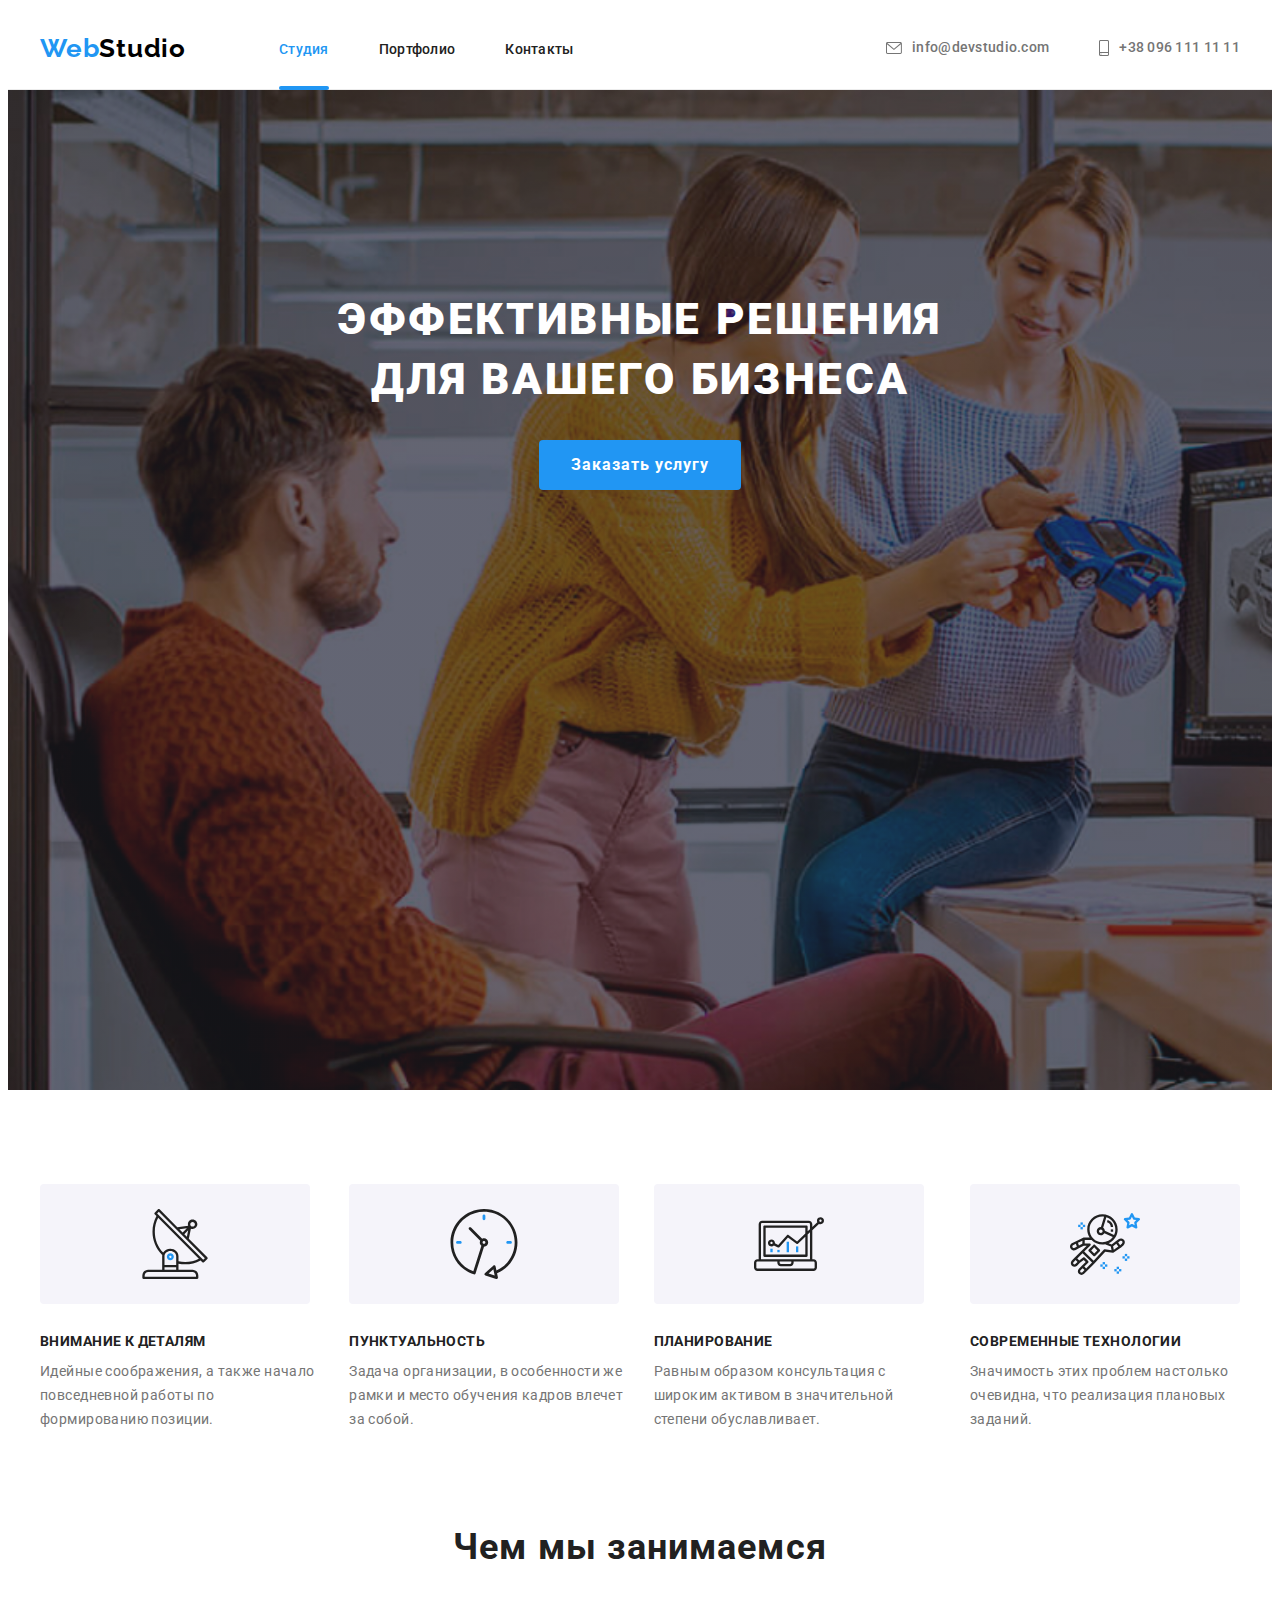
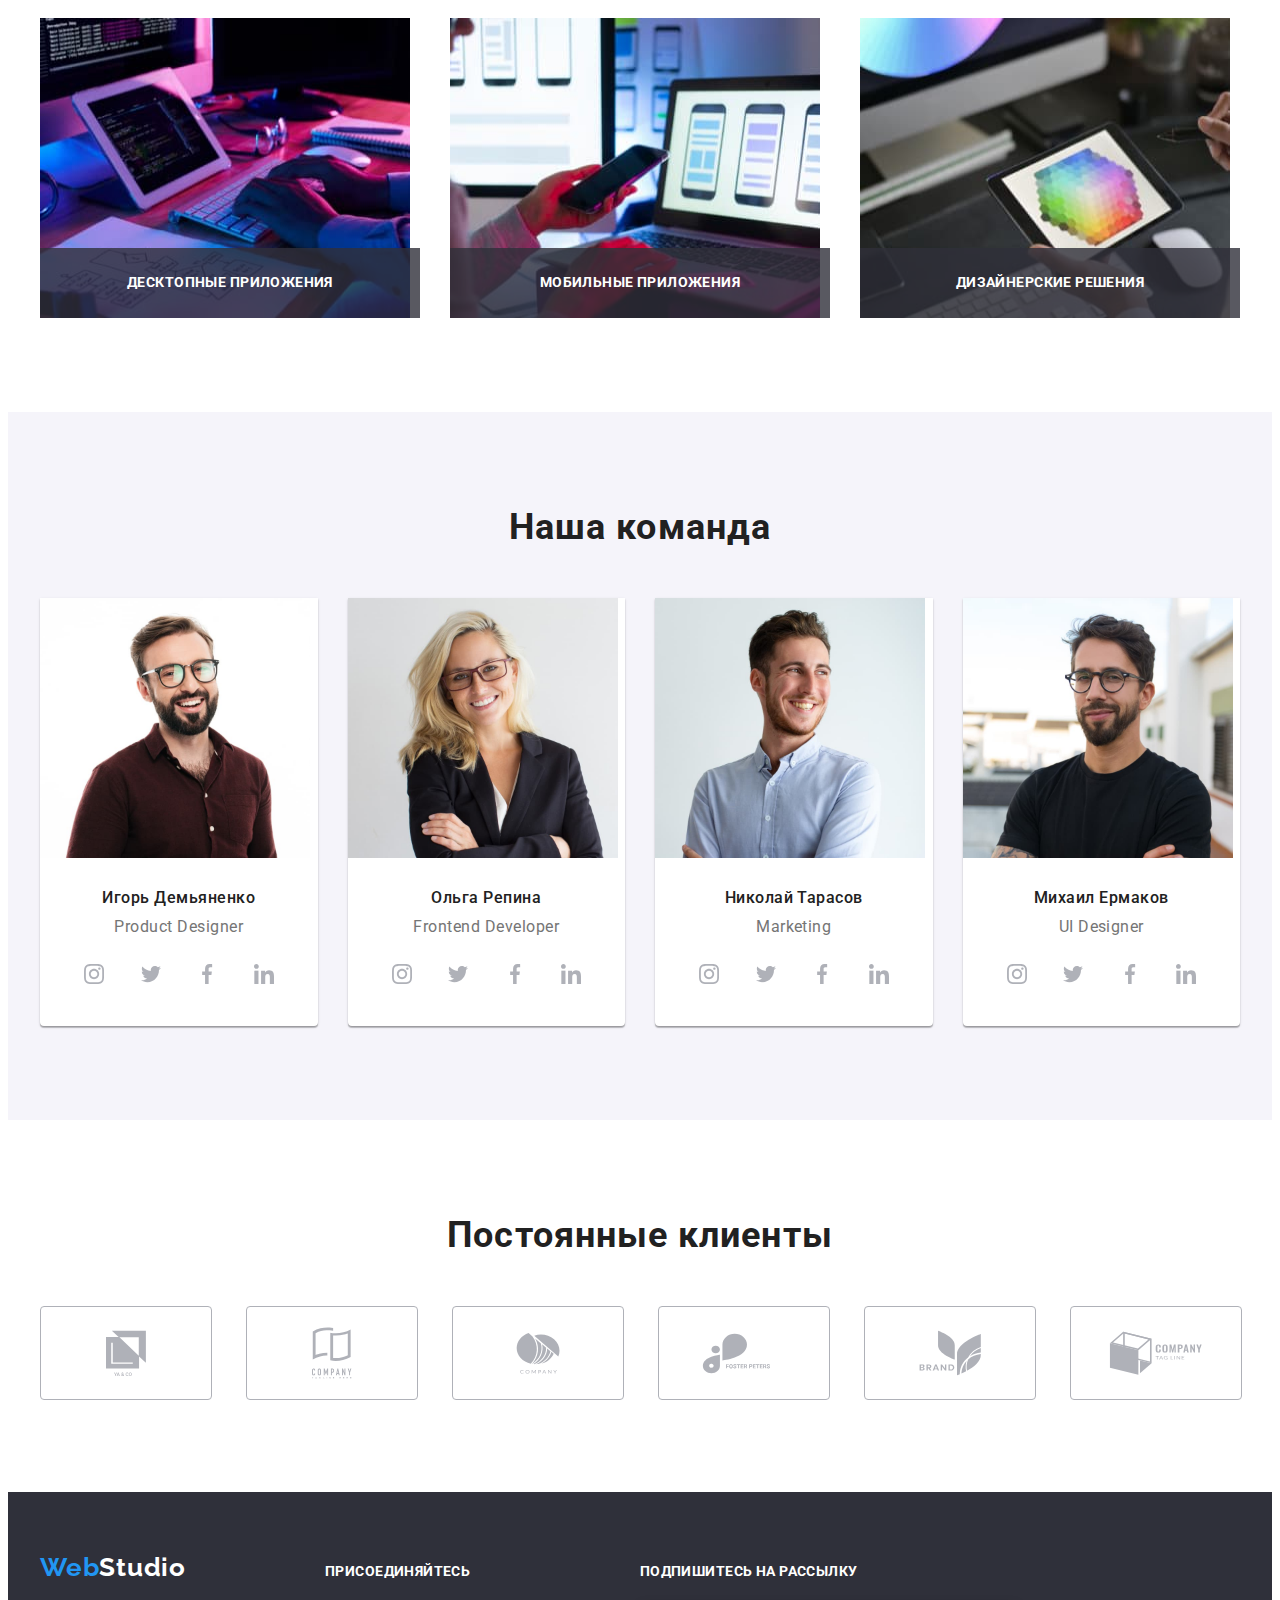
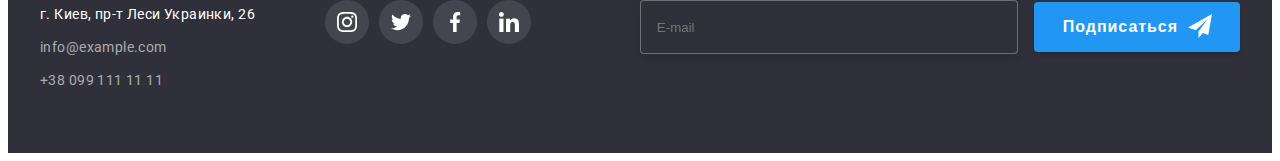
<file: index.html>
<!DOCTYPE html>
<html lang="ru">
<head>
    <meta charset="UTF-8">
    <meta http-equiv="X-UA-Compatible" content="IE=edge">
    <meta name="viewport" content="width=device-width, initial-scale=1.0">
    <title>WebStudio</title>
    <link rel="preconnect" href="https://fonts.gstatic.com">
    <link href="https://fonts.googleapis.com/css2?family=Raleway:wght@700&family=Roboto:wght@400;500;700;900&display=swap"
        rel="stylesheet">
    <link rel="stylesheet" href="https://cdnjs.cloudflare.com/ajax/libs/modern-normalize/1.1.0/modern-normalize.min.css"
        integrity="sha512-wpPYUAdjBVSE4KJnH1VR1HeZfpl1ub8YT/NKx4PuQ5NmX2tKuGu6U/JRp5y+Y8XG2tV+wKQpNHVUX03MfMFn9Q=="
        crossorigin="anonymous" referrerpolicy="no-referrer" />
    <link rel="stylesheet" href="https://cdnjs.cloudflare.com/ajax/libs/animate.css/4.1.1/animate.min.css" />
    <link rel="stylesheet" href="./css/styles.css">  

</head>
<body>
    <!-- HEADER-->
    <header class="header"> 
        <div class="container header-container">
            <a class="logo-link link" href="./index.html"> <span class="logo-accent">Web</span>Studio</a>
            <nav class="navigation">
                <ul class="menu list">

                    <li class="menu-item">
                        <div class="menu-current">
                            <a class="menu-item-link current link" href="./index.html">Студия</a>
                        </div>
                    </li>

                    <li class="menu-item">
                        <a class="menu-item-link link" href="./portfolio.html">Портфолио</a>
                    </li>
            
                    <li class="menu-item">
                        <a class="menu-item-link link" href="">Контакты</a>
                    </li>
                </ul>
            </nav>

            <ul class="menu-contakt list">
                <li class="contakt-item">
                    <a class="contakt-link link" href="mailto:info@devstudio.com">
                        <svg class="contact-icon" width="16" height="12">
                            <use href="./images/sprint/icons.svg#icon-mail"></use>                           
                        
                        </svg>
                        info@devstudio.com </a>
                </li>
            
                <li class="contakt-item">
                    <a class="contakt-link link" href="tel:+380961111111">
                        <svg class="contact-icon" width="10" height="16">
                            <use href="./images/sprint/icons.svg#icon-smartphone"></use>
                        </svg>
                        +38 096 111 11 11</a>
                </li>
            </ul>
        </div>
       
       
        
        
    </header>
    <main>
     <!--HERO-->
        <section class="hero">           
            <div>
                <h1 class="hero-title">Эффективные решения для вашего бизнеса</h1>
                <button class="modal-btn" type="button" data-modal-open> Заказать услугу</button>
            </div>            
        </section>
    <!--WORK-->
        <section class="work-section">
            
            <div class="container">
                <h2 class="visually-hidden">Преимущества</h2>
                <ul class="list work-list">
                    <li class="work-section-item">
                        <div class="work-section-box"> 
                            <svg class="work-section-icon" width="70" height="70">
                                <use href="./images/sprint/icons.svg#icon-antenna"></use>
                            </svg>
                        </div>
                            <h3 class="work-section-title secondary-title">Внимание к деталям</h3>
                            <p class="description">Идейные соображения, а также начало повседневной работы по формированию позиции.</p>
                        
                    </li>
                
                    <li class="work-section-item">
                        <div class="work-section-box"> 
                            <svg class="work-section-icon" width="70" height="70">
                                <use href="./images/sprint/icons.svg#icon-clock"></use>
                            </svg>
                        </div>
                            <h3 class="work-section-title secondary-title">Пунктуальность</h3>
                            <p class="description">Задача организации, в особенности же рамки и место обучения кадров влечет за собой.</p>
                        
                    </li>
                
                    <li class="work-section-item">
                        <div class="work-section-box"> 
                            <svg class="work-section-icon" width="70" height="70">
                                <use href="./images/sprint/icons.svg#icon-diagram"></use>
                            </svg>
                        </div>
                    
                            <h3 class="work-section-title secondary-title">Планирование</h3>
                            <p class="description">Равным образом консультация с широким активом в значительной степени обуславливает.</p>
                        
                    </li>
                
                    <li class="work-section-item">
                        <div class="work-section-box"> 
                            <svg class="work-section-icon" width="70" height="70">
                                <use href="./images/sprint/icons.svg#icon-astronaut"></use>
                            </svg>
                        </div>
                            <h3 class="work-section-title secondary-title">Современные технологии</h3>
                            <p class="description">Значимость этих проблем настолько очевидна, что реализация плановых заданий.</p>
                        
                    </li>
                </ul>
            </div>
            
                       
                    
        </section>
    <!-- ABOUT-->
        <section class="about section">            
            <div class="container">
                <h2 class="section-title title">Чем мы занимаемся</h2>
                <ul class="list about-list">
                    <li class="about-list-item">
                        <div class="thumb">
                            <img src="./images/foto/box_1.jpg" alt="Написание кода" width="370" height="300">
                            <p class="about-information">Десктопные приложения</p>
                        </div>
                    </li>
                    <li class="about-list-item">
                        <div class="thumb">
                            <img src="./images/foto/box_2.jpg" alt="Тестирование сайта" width="370" height="300">
                            <p class="about-information">Мобильные приложения</p>
                        </div>
                    </li>
                    <li class="about-list-item">
                        <div class="thumb">
                            <img src="./images/foto/box_3.jpg" alt="Пользование сайтом" width="370" height="300">
                            <p class="about-information">Дизайнерские решения</p>
                        </div>
                    </li>
                </ul>
            </div>
            

        </section>
     <!-- TEAM    -->
        <section class="team section">           
            <div class="container">
                <h2 class="section-title title ">Наша команда</h2>
                <ul class="list team-list">

                    <li class=" team-list-item">
                        <img src="./images/team/igor.jpg" alt="Игорь Демьяненко" width="270" height="260">
                        <div class="team-box">
                            <h3 class="our-team-name secondary-title">Игорь Демьяненко</h3>
                            <p class="profession" lang="en">Product Designer</p>
                            <ul class="social-list list">
                                <li class="social-list-item">
                                     <a href="" class="social-list-link">
                                        <svg class="social-list-icon"  width="20" height="20">
                                            <use href="./images/sprint/icons.svg#icon-instagram"></use>
                                        </svg>
                                    </a>
                                </li>
                            

                                <li class="social-list-item">
                                     <a href="" class="social-list-link">
                                        <svg class="social-list-icon"  width="20" height="20">
                                            <use href="./images/sprint/icons.svg#icon-twitter">

                                            </use>
                                        </svg>
                                    </a>
                                </li>

                                <li class="social-list-item"> 
                                    <a href="" class="social-list-link">
                                        <svg class="social-list-icon"  width="20" height="20">
                                            <use href="./images/sprint/icons.svg#icon-facebook">

                                            </use>
                                        </svg>
                                    </a>
                                </li>

                                <li class="social-list-item"> 
                                    <a href="" class="social-list-link">
                                        <svg class="social-list-icon"  width="20" height="20">
                                            <use href="./images/sprint/icons.svg#icon-linkedin">

                                            </use>
                                        </svg>
                                  </a>
                                </li>
                            </ul>
                        </div>
                    </li>

                    <li class="team-list-item">
                        <img src="./images/team/olga.jpg" alt="Ольга Репина" width="270" height="260">
                        <div class="team-box">
                            <h3 class="our-team-name secondary-title">Ольга Репина</h3>
                            <p class="profession" lang="en">Frontend Developer</p>
                            <ul class="social-list list">
                                <li class="social-list-item">
                                    <a href="" class="social-list-link">
                                        <svg class="social-list-icon" width="20" height="20">
                                            <use href="./images/sprint/icons.svg#icon-instagram"></use>
                                        </svg>
                                    </a>
                                </li>
                            
                            
                                <li class="social-list-item">
                                    <a href="" class="social-list-link">
                                        <svg class="social-list-icon" width="20" height="20">
                                            <use href="./images/sprint/icons.svg#icon-twitter">
                            
                                            </use>
                                        </svg>
                                    </a>
                                </li>
                            
                                <li class="social-list-item">
                                    <a href="" class="social-list-link">
                                        <svg class="social-list-icon" width="20" height="20">
                                            <use href="./images/sprint/icons.svg#icon-facebook">
                            
                                            </use>
                                        </svg>
                                    </a>
                                </li>
                            
                                <li class="social-list-item">
                                    <a href="" class="social-list-link">
                                        <svg class="social-list-icon" width="20" height="20">
                                            <use href="./images/sprint/icons.svg#icon-linkedin">
                            
                                            </use>
                                        </svg>
                                    </a>
                                </li>
                            </ul>
                        </div>
                    </li>

                    <li class="team-list-item">
                        <img src="./images/team/nikolay.jpg" alt="Николай Тарасов" width="270" height="260">
                        <div class="team-box">
                            <h3 class="our-team-name secondary-title">Николай Тарасов</h3>
                            <p class="profession" lang="en">Marketing</p>
                            <ul class="social-list list">
                                <li class="social-list-item">
                                    <a href="" class="social-list-link">
                                        <svg class="social-list-icon" width="20" height="20">
                                            <use href="./images/sprint/icons.svg#icon-instagram"></use>
                                        </svg>
                                    </a>
                                </li>
                            
                            
                                <li class="social-list-item">
                                    <a href="" class="social-list-link">
                                        <svg class="social-list-icon" width="20" height="20">
                                            <use href="./images/sprint/icons.svg#icon-twitter">
                            
                                            </use>
                                        </svg>
                                    </a>
                                </li>
                            
                                <li class="social-list-item">
                                    <a href="" class="social-list-link">
                                        <svg class="social-list-icon" width="20" height="20">
                                            <use href="./images/sprint/icons.svg#icon-facebook">
                            
                                            </use>
                                        </svg>
                                    </a>
                                </li>
                            
                                <li class="social-list-item">
                                    <a href="" class="social-list-link">
                                        <svg class="social-list-icon" width="20" height="20">
                                            <use href="./images/sprint/icons.svg#icon-linkedin">
                            
                                            </use>
                                        </svg>
                                    </a>
                                </li>
                            </ul>
                        </div>
                    </li>

                    <li class="team-list-item">
                        <img src="./images/team/michail.jpg" alt="Михаил Ермаков" width="270" height="260">
                        <div class="team-box">
                            <h3 class="our-team-name secondary-title">Михаил Ермаков</h3>
                            <p class="profession" lang="en">UI Designer</p>
                            <ul class="social-list list">
                                <li class="social-list-item">
                                    <a href="" class="social-list-link">
                                        <svg class="social-list-icon" width="20" height="20">
                                            <use href="./images/sprint/icons.svg#icon-instagram"></use>
                                        </svg>
                                    </a>
                                </li>
                            
                            
                                <li class="social-list-item">
                                    <a href="" class="social-list-link">
                                        <svg class="social-list-icon" width="20" height="20">
                                            <use href="./images/sprint/icons.svg#icon-twitter">
                            
                                            </use>
                                        </svg>
                                    </a>
                                </li>
                            
                                <li class="social-list-item">
                                    <a href="" class="social-list-link">
                                        <svg class="social-list-icon" width="20" height="20">
                                            <use href="./images/sprint/icons.svg#icon-facebook">
                            
                                            </use>
                                        </svg>
                                    </a>
                                </li>
                            
                                <li class="social-list-item">
                                    <a href="" class="social-list-link">
                                        <svg class="social-list-icon" width="20" height="20">
                                            <use href="./images/sprint/icons.svg#icon-linkedin">
                            
                                            </use>
                                        </svg>
                                    </a>
                                </li>
                            </ul>
                        </div>
                    </li>

                </ul>

            </div>
            
        </section>
    <!-- Clients-->
        <section class="clients section">           
            <div class="container">
                <h2 class="section-title title">Постоянные клиенты</h2>
                <ul class="list cliens-list">
                    <li class="clients-list-item"> 
                        <a href="" class="clients-link">
                            <svg class="clients-list-icon" width="40" height="47">
                                <use href="./images/sprint/icons.svg#icon-logo_1"></use>
                            </svg>
                        </a>
                             
                           
                    </li>

                    <li class="clients-list-item"> 
                       <a href="" class="clients-link">
                            <svg class="clients-list-icon" width="40" height="52">
                                <use href="./images/sprint/icons.svg#icon-logo_2"></use>
                            </svg>
                       </a>
                    </li>

                    <li class="clients-list-item"> 
                        <a href="" class="clients-link">
                            <svg class="clients-list-icon" width="44" height="42">
                                <use href="./images/sprint/icons.svg#icon-logo_3"></use>
                            </svg>
                        </a>
                    </li>

                    <li class="clients-list-item"> 
                        <a href="" class="clients-link">
                            <svg class="clients-list-icon" width="85" height="41">
                                <use href="./images/sprint/icons.svg#icon-logo_4"></use>
                            </svg>
                        </a>
                    </li>

                    <li class="clients-list-item"> 
                        <a href="" class="clients-link">
                            <svg class="clients-list-icon" width="63" height="46">
                                <use href="./images/sprint/icons.svg#icon-logo_5"></use>
                            </svg>
                        </a>
                    </li>

                    <li class="clients-list-item"> 
                        <a href="" class="clients-link">
                            <svg class="clients-list-icon" width="94" height="44">
                                <use href="./images/sprint/icons.svg#icon-logo_6"></use>
                            </svg>
                        </a>
                    </li>
               
                    </ul>
 
                </div>
        
        
        </section>
    </main>

<!--CONTACT INFORMATION-->
    <footer class="footer">        
        <div class="container footer-container">
                <div class="logo-contakt">
                    <a class="footer-logo-link link" href="./index.html"> <span class="logo-accent">Web</span>Studio</a>
                   <address class="address">
                        <ul class="list">
                            <li class="footer-item">
                                <a class="footer-address link" href="https://goo.gl/maps/Tj9icxPrhK7F6WNFA" target="_blank"
                                    rel="noopener noreferrer">г. Киев, пр-т Леси Украинки, 26</a>
                            </li>
                            <li class="footer-item">
                                <a class="footer-mail link" href="mailto:info@example.com">info@example.com</a>
                            </li>
                            <li class="footer-item">
                                <a class="footer-tel link" href="tel:+380991111111">+38 099 111 11 11</a>
                            </li>
                        </ul>
                    </address>  
                </div>
            
                <div class="social-contakt">
                    <h3 class="footer-title ">присоединяйтесь</h3>
                    
                    <ul class="footer-list list">
                        <li class="footer-social-list-item">
                            <a href="" class="footer-social-list-link">
                                <svg class="social-list-icon" width="20" height="20">
                                    <use href="./images/sprint/icons.svg#icon-instagram"></use>
                                </svg>
                            </a>
                        </li>
                    
                    
                        <li class="footer-social-list-item">
                            <a href="" class="footer-social-list-link">
                                <svg class="social-list-icon" width="20" height="20">
                                    <use href="./images/sprint/icons.svg#icon-twitter">
                    
                                    </use>
                                </svg>
                            </a>
                        </li>
                    
                        <li class="footer-social-list-item">
                            <a href="" class="footer-social-list-link">
                                <svg class="social-list-icon" width="20" height="20">
                                    <use href="./images/sprint/icons.svg#icon-facebook">
                    
                                    </use>
                                </svg>
                            </a>
                        </li>
                    
                        <li class="footer-social-list-item">
                            <a href="" class="footer-social-list-link">
                                <svg class="social-list-icon" width="20" height="20">
                                    <use href="./images/sprint/icons.svg#icon-linkedin">
                    
                                    </use>
                                </svg>
                            </a>
                        </li>
                    </ul>
                </div>
                <div class="footer-form">
                    <h3 class="footer-title ">Подпишитесь на рассылку</h3>
                    <form action="#">
                        <label class="footer-form">
                            <span class="footer-form-wrapper">
                                <input type="email" class="footer-form-input" name="E-mail" placeholder="E-mail">
                                
                            </span>
                        </label>
                            <span class="footer-form-wrapper">
                                <button type="submit" class="footer-form-btn"> Подписаться</button>
                                <svg class="footer-icon" width="24" height="24">
                                    <use href="./images/sprint/icons.svg#icon-icon_send"></use>
                                </svg>
                            </span>                        
                    </form>
                </div>    
            

        </div>

        
    </footer>
    <!-- Modal -->
    <div class="backdrop is-hidden " data-modal>
        <div class="modal">
            <button  type="button" class="close-btn" data-modal-close> 
                <svg class="social-list-icon" width="18" height="18">
                    <use href="./images/sprint/icons.svg#icon-close-black"></use>
                </svg>
            </button>

            <form action="#" class="modal-form">
                <p class="modal-form-head">Оставьте свои данные, мы вам перезвоним</p>
                <label  class="modal-form-field">
                     Имя
                     <span class="modal-form-input-wrapper">
                         <input type="text" class="modal-form-input" name="user-name" minlength="2" 
                          pattern="[a-zA-Zа-яёА-ЯЁ]+" title="Имя должно содержать символы кириллицы или латиницы" required>
                         <svg class="modal-form-icon"  width="18" height="18">
                             <use href="./images/sprint/icons.svg#icon-person-black"></use>
                         </svg>
                     </span>
                </label>

                <label class="modal-form-field">
                    Телефон
                    <span class="modal-form-input-wrapper">
                        <input type="tel" class="modal-form-input" name="user-name" 
                        pattern="[0-9]{3}-[0-9]{3}-[0-9]{2}-[0-9]{2}" title="096-000-00-00" required>
                        <svg class="modal-form-icon"  width="18" height="18">
                            <use href="./images/sprint/icons.svg#icon-phone-black"></use>
                        </svg>
                    </span>                    
                </label>

                <label class="modal-form-field">
                    Почта
                    <span class="modal-form-input-wrapper">
                        <input type="email" class="modal-form-input" name="user-name" required>
                        <svg class="modal-form-icon"  width="18" height="18">
                            <use href="./images/sprint/icons.svg#icon-email-black" ></use>
                        </svg>
                    </span>
                </label>

                <label class="modal-form-field form-message">
                    Комментарий
                    <textarea name="user-message" class="modal-form-message" placeholder="Ваше сообщение"></textarea>
                </label>

                
                <input type="checkbox" class="modal-form-checkbox visually-hidden" name="checkbox" id="accept-policy" >
                <label for="accept-policy" class="modal-form-checkbox-label">Соглашаюсь с рассылкой и принимаю&nbsp;<a href="#"
                        class="modal-form-label-link">Условия договора</a></label>

                <button type="submit" class="modal-form-btn">Отправить</button>

            </form>

        </div>
    </div>
    <script src="./js/modal.js"></script>
</body>
</html>
</file>
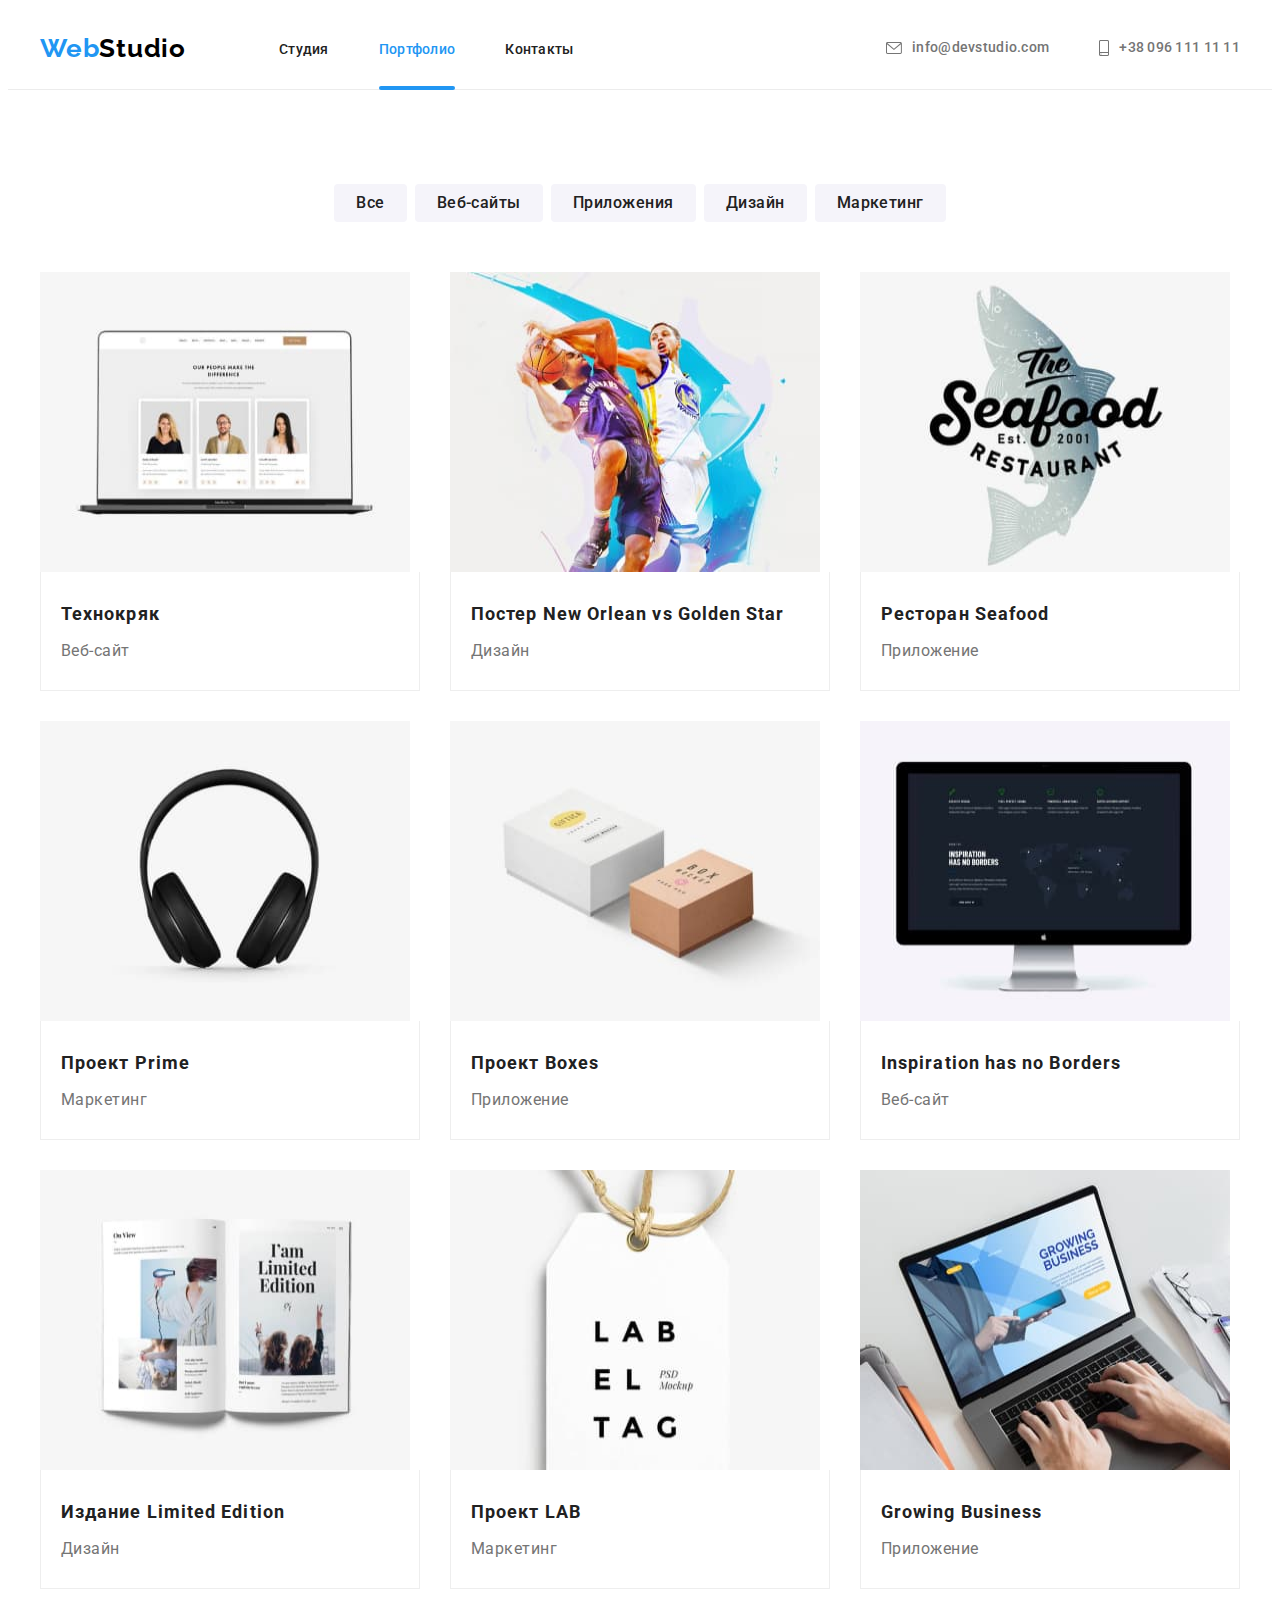
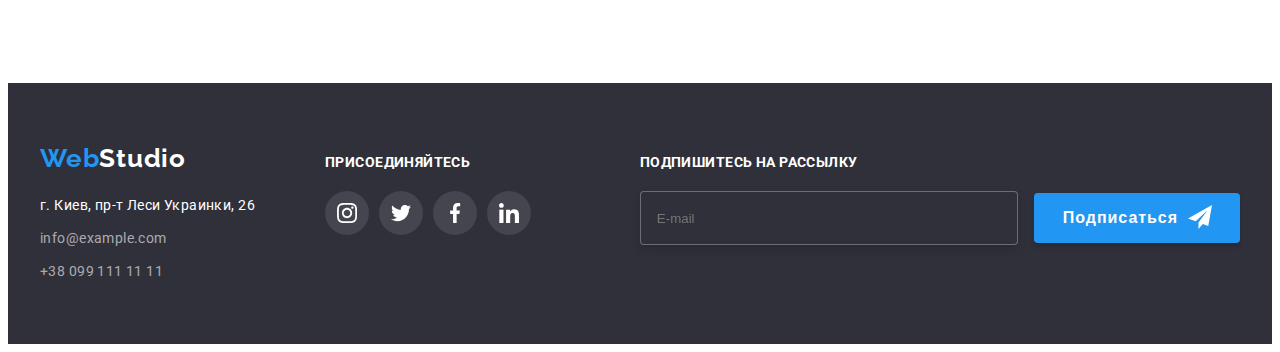
<file: portfolio.html>
<!DOCTYPE html>
<html lang="ru">

<head>
    <meta charset="UTF-8">
    <meta http-equiv="X-UA-Compatible" content="IE=edge">
    <meta name="viewport" content="width=device-width, initial-scale=1.0">
    <title>WebStudio</title>
    <link rel="preconnect" href="https://fonts.gstatic.com">
    <link href="https://fonts.googleapis.com/css2?family=Raleway:wght@700&family=Roboto:wght@400;500;700&display=swap"
        rel="stylesheet">
    <link rel="stylesheet" href="https://cdnjs.cloudflare.com/ajax/libs/modern-normalize/1.1.0/modern-normalize.min.css"
            integrity="sha512-wpPYUAdjBVSE4KJnH1VR1HeZfpl1ub8YT/NKx4PuQ5NmX2tKuGu6U/JRp5y+Y8XG2tV+wKQpNHVUX03MfMFn9Q=="
            crossorigin="anonymous" referrerpolicy="no-referrer" />
    <link rel="stylesheet" href="https://cdnjs.cloudflare.com/ajax/libs/animate.css/4.1.1/animate.min.css" />
    <link rel="stylesheet" href="./css/styles.css">

</head>

<body>
    
 <!-- HEADER-->
    <header class="header">
    <div class="container header-container">
        <a class="logo-link link" href="./index.html"> <span class="logo-accent">Web</span>Studio</a>
        <nav class="navigation">
            <ul class="menu list">
    
                <li class="menu-item">
                    <a class="menu-item-link  link" href="./index.html">Студия</a>
                </li>
    
                <li class="menu-item">
                    <div class="menu-current">
                        <a class="menu-item-link current link" href="./portfolio.html">Портфолио</a>
                    </div>
                </li>
    
                <li class="menu-item">
                    <a class="menu-item-link link" href="">Контакты</a>
                </li>
            </ul>
        </nav>
    
        <ul class="menu-contakt list">
            <li class="contakt-item">
                <a class="contakt-link link" href="mailto:info@devstudio.com">
                    <svg class="contact-icon" width="16" height="12">
                        <use href="./images/sprint/icons.svg#icon-mail"></use>
            
                    </svg>
                    info@devstudio.com </a>
            </li>
            
            <li class="contakt-item">
                <a class="contakt-link link" href="tel:+380961111111">
                    <svg class="contact-icon" width="10" height="16">
                        <use href="./images/sprint/icons.svg#icon-smartphone"></use>
                    </svg>
                    +38 096 111 11 11</a>
            </li>
        </ul>
    </div>
    </header>

    <main>
        <section class="section">
            <!--BUTTON -->
            <div class="container">
                <h1 hidden>Страница Портфолио</h1>
                <ul class="list portfolio-list">
                    <li class="portfolio-item">
                        <button class="portfolio-btn" type="button">Все</button>
                    </li>
                
                    <li class="portfolio-item">
                        <button class="portfolio-btn" type="button">Веб-сайты</button>
                    </li>
                
                    <li class="portfolio-item">
                        <button class="portfolio-btn" type="button">Приложения</button>
                    </li>
                
                    <li class="portfolio-item">
                        <button class="portfolio-btn" type="button">Дизайн</button>
                    </li>
                
                    <li class="portfolio-item">
                        <button class="portfolio-btn" type="button">Маркетинг</button>
                    </li>
                </ul>
            

            
                <!-- ВАРИАНТЫ-->
                <h2 hidden>portfolio</h2>
                <ul class="list card-site">
                    <li class="site-item" >
                        <a class="card-site-link link" href="">
                            <div class="card-site-img">
                                <img src="./images/portfolio/web_site.jpg" alt="монитор ноутбука" width="370" height="300">
                                <p class="overlay">Технокряк это современная площадка распространения коронавируса. Компании используют эту платформу для цифрового
                                шпионажа и атак на защищённые сервера конкурентов.
                                </p>
                            </div>
                            <div class="portfolio-box" >
                                <h3 class="site-title">Технокряк</h3>
                                <p class="description-name">Веб-сайт</p>
                            </div>
                        </a>                  
                        
                    </li>

                    <li class="site-item"> 
                        <a href="" class="card-site-link link">
                            <div class="card-site-img">
                                <img src="./images/portfolio/poster.jpg" alt="два баскетболиста играющие в игру" width="370" height="300">
                                <p class="overlay">Технокряк это современная площадка распространения коронавируса. Компании используют эту платформу
                                    для цифрового шпионажа и атак на защищённые сервера конкурентов.
                                </p>
                            </div>
                            <div class="portfolio-box" >
                                <h3 class="site-title" lang="en">Постер New Orlean vs Golden Star</h3>
                                <p class="description-name">Дизайн</p>
                            </div>
                        </a>
                    </li>

                    <li class="site-item">
                        <a href="" class="card-site-link link">
                            <div class="card-site-img">
                                <img src="./images/portfolio/restaurant.jpg" alt="постер ресторана морепродуктов" width="370" height="300">
                                <p class="overlay">Технокряк это современная площадка распространения коронавируса. Компании используют эту платформу
                                    для цифрового шпионажа и атак на защищённые сервера конкурентов.
                                </p>
                            </div>
                           <div class="portfolio-box">
                                <h3 class="site-title" lang="en">Ресторан Seafood</h3>
                                <p class="description-name">Приложение</p>
                           </div>
                        </a>                     

                    </li>

                    <li class="site-item"> 
                        <a href="" class="card-site-link link">
                            <div class="card-site-img">
                                <img src="./images/portfolio/prime.jpg" alt="наушники" width="370" height="300">
                                <p class="overlay">Технокряк это современная площадка распространения коронавируса. Компании используют эту платформу
                                    для цифрового шпионажа и атак на защищённые сервера конкурентов.
                                </p>
                            </div>
                            <div class="portfolio-box">
                                <h3 class="site-title" lang="en">Проект Prime</h3>
                                <p class="description-name">Маркетинг</p>
                            </div>
                        </a>                    

                    </li>

                    <li class="site-item">
                        <a href="" class="card-site-link link">
                            <div class="card-site-img">
                                <img src="./images/portfolio/boxes.jpg" alt="две красивые коробки" width="370" height="300">
                                <p class="overlay">Технокряк это современная площадка распространения коронавируса. Компании используют эту платформу
                                    для цифрового шпионажа и атак на защищённые сервера конкурентов.
                                </p>
                            </div>
                            <div class="portfolio-box" >
                                <h3 class="site-title" lang="en">Проект Boxes</h3>
                                <p class="description-name">Приложение</p>
                            </div>
                        </a>                    

                    </li>

                    <li class="site-item">
                        <a href="" class="card-site-link link">
                            <div class="card-site-img">
                                <img src="./images/portfolio/borders.jpg" alt="монитор компьютера" width="370" height="300">
                                <p class="overlay">Технокряк это современная площадка распространения коронавируса. Компании используют эту платформу
                                    для цифрового шпионажа и атак на защищённые сервера конкурентов.
                                </p>
                            </div>
                           <div class="portfolio-box" >
                                <h3 class="site-title" lang="en">Inspiration has no Borders</h3>
                                <p class="description-name">Веб-сайт</p>
                           </div>
                        </a>
                    
                    </li>

                    <li class="site-item">
                        <a href="" class="card-site-link link">
                            <div class="card-site-img">
                                <img src="./images/portfolio/edition.jpg" alt="раскрытая страница журнала" width="370" height="300">
                                <p class="overlay">Технокряк это современная площадка распространения коронавируса. Компании используют эту платформу
                                    для цифрового шпионажа и атак на защищённые сервера конкурентов.
                                </p>
                            </div>
                            <div class="portfolio-box" >
                                <h3 class="site-title" lang="en">Издание Limited Edition</h3>
                                <p class="description-name">Дизайн</p>
                            </div>
                        </a>
                                        
                    </li>
                    
                    <li class="site-item">
                        <a href="" class="card-site-link link">
                            <div class="card-site-img">
                                <img src="./images/portfolio/project_lab.jpg" alt="этикетка" width="370" height="300">
                                <p class="overlay">Технокряк это современная площадка распространения коронавируса. Компании используют эту платформу
                                    для цифрового шпионажа и атак на защищённые сервера конкурентов.
                                </p>
                            </div>
                            <div class="portfolio-box" >
                                <h3 class="site-title" lang="en">Проект LAB</h3>
                                <p class="description-name">Маркетинг</p>
                            </div>
                        </a>
                        
                    </li>

                    <li class="site-item">
                        <a href="" class="card-site-link link">
                            <div class="card-site-img">
                                <img src="./images/portfolio/growing_business.jpg" alt="монитор ноутбука" width="370" height="300">
                                <p class="overlay">Технокряк это современная площадка распространения коронавируса. Компании используют эту платформу
                                    для цифрового шпионажа и атак на защищённые сервера конкурентов.
                                </p>
                            </div>
                            <div class="portfolio-box" >
                                <h3 class="site-title" lang="en">Growing Business</h3>
                                <p class="description-name">Приложение</p>
                            </div>
                        </a>
                        
                    </li>
                </ul>
            </div>    
        </section>
    </main>
    

    <footer class="footer">
        <!--CONTACT INFORMATION-->
        <div class="container footer-container">
            <div class="logo-contakt">
                <a class="footer-logo-link link" href="./index.html"> <span class="logo-accent">Web</span>Studio</a>
                <address class="address">
                    <ul class="list">
                        <li class="footer-item">
                            <a class="footer-address link" href="https://goo.gl/maps/Tj9icxPrhK7F6WNFA" target="_blank"
                                rel="noopener noreferrer">г. Киев, пр-т Леси Украинки, 26</a>
                        </li>
                        <li class="footer-item">
                            <a class="footer-mail link" href="mailto:info@example.com">info@example.com</a>
                        </li>
                        <li class="footer-item">
                            <a class="footer-tel link" href="tel:+380991111111">+38 099 111 11 11</a>
                        </li>
                    </ul>
                </address>
            </div>
    
            <div class="social-contakt">
                <h3 class="footer-title ">присоединяйтесь</h3>
    
                <ul class="footer-list list">
                    <li class="footer-social-list-item">
                        <a href="" class="footer-social-list-link">
                            <svg class="social-list-icon" width="20" height="20">
                                <use href="./images/sprint/icons.svg#icon-instagram"></use>
                            </svg>
                        </a>
                    </li>
    
    
                    <li class="footer-social-list-item">
                        <a href="" class="footer-social-list-link">
                            <svg class="social-list-icon" width="20" height="20">
                                <use href="./images/sprint/icons.svg#icon-twitter">
    
                                </use>
                            </svg>
                        </a>
                    </li>
    
                    <li class="footer-social-list-item">
                        <a href="" class="footer-social-list-link">
                            <svg class="social-list-icon" width="20" height="20">
                                <use href="./images/sprint/icons.svg#icon-facebook">
    
                                </use>
                            </svg>
                        </a>
                    </li>
    
                    <li class="footer-social-list-item">
                        <a href="" class="footer-social-list-link">
                            <svg class="social-list-icon" width="20" height="20">
                                <use href="./images/sprint/icons.svg#icon-linkedin"></use>
                            </svg>
                        </a>
                    </li>
                </ul>
            </div>

            <div class="footer-form">
                <h3 class="footer-title ">Подпишитесь на рассылку</h3>
                <form action="#">
                    <label class="footer-form">
                        <span class="footer-form-wrapper">
                            <input type="email" class="footer-form-input" name="E-mail" placeholder="E-mail">
            
                        </span>
                    </label>
                    <span class="footer-form-wrapper">
                        <button type="submit" class="footer-form-btn"> Подписаться</button>
                        <svg class="footer-icon" width="24" height="24">
                            <use href="./images/sprint/icons.svg#icon-icon_send"></use>
                        </svg>
                    </span>
                </form>
            </div>
    
    
        </div>
    
    </footer>

</body>

</html>
</file>
<file: css/styles.css>
:root {
  --main-font: "Roboto", sans-serif;
  --secondary-font: "Raleway", sans-serif;
  --accent-color: #2196f3;
  --primary-text-color: #212121;
  --secondary-color: #757575;
  --background-color: #2f303a;
  --white-color: #ffffff;
  --black-color: #000000;
  --background-icon: #afb1b8;
}

h1,
h2,
h3,
h4,
h5,
h6,
p {
  margin-top: 0;
  margin-bottom: 0;
}

ul,
ol {
  margin-top: 0;
  margin-bottom: 0;
  padding-left: 0;
}
img {
  display: block;
}
.list {
  list-style: none;
}
.link {
  text-decoration: none;
}
body {
  font-family: var(--main-font);
}
.visually-hidden {
  position: absolute !important;
  clip: rect(1px 1px 1px 1px); /* IE6, IE7 */
  clip: rect(1px, 1px, 1px, 1px);
  padding: 0 !important;
  border: 0 !important;
  height: 1px !important;
  width: 1px !important;
  overflow: hidden;
}

/*-------------COMPONENT------------*/
.container {
  width: 1200px;
  margin: 0 auto;
  padding-left: 15px;
  padding-right: 15px;
}
.section {
  padding-top: 94px;
  padding-bottom: 94px;
}

.title {
  margin-bottom: 50px;
}

.secondary-title {
  margin-bottom: 10px;
}

/*-------------HEADER------------*/
.header {
  padding-top: 25px;
  padding-bottom: 25px;
  border-bottom: 1px solid #ececec;
}
.header-container,
.menu {
  display: flex;
  align-items: center;
}

.menu-item:not(:last-child) {
  margin-right: 50px;
}
.contakt-item:not(:last-child) {
  margin-right: 50px;
}
.menu-contakt {
  display: flex;
  margin-left: auto;
  align-items: center;
}
.contact-icon {
  margin-right: 10px;
  fill: var(--secondary-color);
  transition: fill 1250ms cubic-bezier(0.4, 0, 0.2, 1);
}
.logo-link {
  margin-right: 93px;
  font-family: var(--secondary-font);
  font-weight: 700;
  font-size: 26px;
  line-height: 1.19;
  letter-spacing: 0.03em;
  color: var(--black-color);
}
.logo-accent {
  color: var(--accent-color);
}
.menu-item-link {
  font-weight: 500;
  font-size: 14px;
  line-height: 1.14;
  letter-spacing: 0.02em;
  color: var(--primary-text-color);
  transition: color 250ms cubic-bezier(0.4, 0, 0.2, 1);
}

.menu-item-link:hover,
.menu-item-link:focus {
  color: var(--accent-color);
}

.menu-item-link.current {
  color: var(--accent-color);
}
.contakt-link {
  display: flex;
  align-items: center;
  font-style: 400;
  font-weight: 500;
  font-size: 14px;
  line-height: 1.14;
  letter-spacing: 0.02em;
  color: var(--secondary-color);
  transition: color 250ms cubic-bezier(0.4, 0, 0.2, 1);
}
.menu-current {
  position: relative;
}
.menu-item-link.current::after {
  content: "";
  position: absolute;
  left: 0;
  bottom: -32px;
  display: block;
  width: 100%;
  height: 4px;
  border-radius: 2px;
  background-color: var(--accent-color);
}

.contakt-link:hover,
.contakt-link:focus {
  color: var(--accent-color);
}
.contakt-link:hover .contact-icon,
.contakt-link:focus .contact-icon {
  fill: var(--accent-color);
}

/*------------- END HEADER------------*/

/*------------------HERO-----------------*/
.hero {
  background-color: var(--background-color);
  background-image: linear-gradient(
      rgba(47, 48, 58, 0.4),
      rgba(47, 48, 58, 0.4)
    ),
    url(../images/hero/bg.jpg);
  background-size: cover;
  max-width: 1600px;
  height: 600px;
  margin: 0 auto;
  padding-top: 200px;
  padding-bottom: 200px;
  text-align: center;
}
.hero-title {
  font-weight: 900;
  font-size: 44px;
  line-height: 1.36;
  text-align: center;
  letter-spacing: 0.06em;
  text-transform: uppercase;
  color: var(--white-color);
  width: 700px;
  margin: 0 auto;
  margin-bottom: 30px;
}

.modal-btn {
  height: 50px;
  border-radius: 4px;
  padding: 10px 32px;
  font-family: var(--main-font);
  font-weight: 700;
  font-size: 16px;
  line-height: 1.88;
  letter-spacing: 0.06em;
  cursor: pointer;
  color: var(--white-color);
  background-color: var(--accent-color);
  border: currentColor;
  transition: color 250ms cubic-bezier(0.4, 0, 0.2, 1),
    background-color 250ms cubic-bezier(0.4, 0, 0.2, 1);
}
/*------------------ END HERO -----------------*/
/*------- WORK --------*/
.work-section {
  padding-top: 94px;
}
.work-list {
  display: flex;
  margin-left: -30px;
  margin-top: -30px;
}
.work-section-item {
  flex-basis: calc((100% -120px) / 4);
  margin-left: 30px;
  margin-top: 30px;
}
.work-section-title {
  font-weight: 700;
  font-size: 14px;
  line-height: 1.14;
  letter-spacing: 0.03em;
  text-transform: uppercase;
  color: var(--primary-text-color);
}
.description {
  font-weight: 400;
  font-size: 14px;
  line-height: 1.71;
  letter-spacing: 0.03em;
  color: var(--secondary-color);
}
.work-section-box {
  display: flex;
  justify-content: center;
  align-items: center;
  width: 270px;
  height: 120px;
  background: #f5f4fa;
  border-radius: 4px;
  fill: var(--background-icon);
  margin-bottom: 30px;
}
/*-----------END WORK-----------*/

/*-----------ABOUT--------------*/
.about-list {
  display: flex;
  flex-wrap: wrap;
  margin-left: -30px;
  margin-top: -30px;
}

.about-list-item {
  flex-basis: calc((100% - 90px) / 3);
  margin-left: 30px;
  margin-top: 30px;
}
.thumb {
  position: relative;
}
.about-information {
  position: absolute;
  bottom: 0;
  width: 100%;
  height: 70px;
  display: flex;
  justify-content: center;
  align-items: center;
  background-color: rgba(47, 48, 58, 0.8);
  font-weight: 700;
  font-size: 14px;
  line-height: 1.14;
  text-align: center;
  letter-spacing: 0.03em;
  text-transform: uppercase;
  color: var(--white-color);
}

/*----------- END ABOUT--------------*/
/* =========================TEAM==========================  */
.social-list-link {
  display: flex;
  align-items: center;
  justify-content: center;
  width: 44px;
  height: 44px;
  border-radius: 50%;
  background-color: var(--white-color);
  fill: var(--background-icon);
  transition: fill 250ms cubic-bezier(0.4, 0, 0.2, 1),
    background-color 250ms cubic-bezier(0.4, 0, 0.2, 1);
}
.social-list {
  display: flex;
  justify-content: space-between;
}

.social-list-link:hover,
.social-list-link:focus {
  background-color: var(--accent-color);
  fill: var(--white-color);
}

.team {
  background-color: #f5f4fa;
}

.team-list {
  display: flex;
  flex-wrap: wrap;
  margin-left: -30px;
  margin-top: -30px;
}
.team-list-item {
  box-shadow: 0px 1px 3px rgba(0, 0, 0, 0.12), 0px 1px 1px rgba(0, 0, 0, 0.14),
    0px 2px 1px rgba(0, 0, 0, 0.2);
  border-radius: 0px 0px 4px 4px;
  background: var(--white-color);
  flex-basis: calc((100% - 120px) / 4);
  margin-left: 30px;
  margin-top: 30px;
}
.section-title {
  font-weight: 700;
  font-size: 36px;
  line-height: 1.17;
  text-align: center;
  letter-spacing: 0.03em;
  color: var(--primary-text-color);
}
.our-team-name {
  font-weight: 500;
  font-size: 16px;
  line-height: 1.19;
  text-align: center;
  letter-spacing: 0.03em;
  color: var(--primary-text-color);
  margin-bottom: 10px;
}
.profession {
  font-weight: 400;
  font-size: 16px;
  line-height: 1.19;
  text-align: center;
  letter-spacing: 0.03em;
  color: var(--secondary-color);
  margin-bottom: 16px;
}
.team-box {
  padding: 30px 32px;
}

/*------------END TEAM---------*/
/* ==================CLIENTS============== */
.clients-list-item {
  width: 170px;
  height: 92px;
}
.cliens-list {
  display: flex;
  justify-content: space-between;
}
.clients-link {
  display: flex;
  justify-content: center;
  align-items: center;
  width: 100%;
  height: 100%;
  border: 1px solid var(--background-icon);
  border-radius: 4px;
  transition: border-color 250ms cubic-bezier(0.4, 0, 0.2, 1);
}
.clients-list-icon {
  fill: var(--background-icon);
  transition: fill 250ms cubic-bezier(0.4, 0, 0.2, 1);
}
.clients-link:hover,
.cclients-link:focus {
  border-color: var(--accent-color);
}
.clients-link:hover .clients-list-icon,
.clients-link:focus .clients-list-icon {
  fill: var(--accent-color);
}
/*==================FOOTER======================*/
.footer {
  background-color: var(--background-color);
  padding-top: 60px;
  padding-bottom: 60px;
}
.logo-contakt {
  margin-right: 70px;
}
.footer-container {
  display: flex;
}
.footer-list {
  display: flex;
}
.footer-title {
  margin-bottom: 20px;
  margin-top: 12px;
}
.footer-social-list-link {
  display: flex;
  align-items: center;
  justify-content: center;
  width: 44px;
  height: 44px;
  border-radius: 50%;
  background: rgba(255, 255, 255, 0.1);
  fill: var(--white-color);
  transition: background-color 250ms cubic-bezier(0.4, 0, 0.2, 1);
}
.footer-social-list-item:not(:last-child) {
  margin-right: 10px;
}

.footer-social-list-link:hover,
.footer-social-list-link:focus {
  background-color: var(--accent-color);
}

.address {
  font-style: inherit;
}

.footer-item:not(:last-child) {
  margin-bottom: 9px;
}
.footer-logo-link {
  font-family: var(--secondary-font);
  font-weight: 700;
  font-size: 26px;
  line-height: 1.19;
  letter-spacing: 0.03em;
  color: var(--white-color);
  margin-bottom: 20px;
  display: block;
}
.footer-address {
  font-weight: 400;
  font-size: 14px;
  line-height: 1.71;
  letter-spacing: 0.03em;
  color: var(--white-color);
}
.footer-mail,
.footer-tel {
  font-style: 400;
  font-weight: 400;
  font-size: 14px;
  line-height: 1.71;
  letter-spacing: 0.03em;
  color: rgba(255, 255, 255, 0.6);
  transition: color 250ms cubic-bezier(0.4, 0, 0.2, 1);
}
.footer-title {
  font-weight: 700;
  font-size: 14px;
  line-height: 1.14;
  letter-spacing: 0.03em;
  text-transform: uppercase;
  color: var(--white-color);
}
.footer-form {
  margin-left: auto;
}
.footer-form-input {
  width: 358px;
  height: 50px;
  border: 1px solid rgba(255, 255, 255, 0.3);
  filter: drop-shadow(0px 4px 4px rgba(0, 0, 0, 0.15));
  border-radius: 4px;
  background-color: var(--background-color);
  color: var(--white-color);
  padding-left: 16px;
  outline: none;
}
.modal-form-input::placeholder {
  text-transform: uppercase;
  color: rgba(255, 255, 255, 0.6);
}
.footer-form-btn {
  height: 50px;
  padding: 10px 62px 10px 29px;
  font-weight: 700;
  font-size: 16px;
  line-height: 1.88;
  letter-spacing: 0.06em;
  cursor: pointer;
  color: var(--white-color);
  background: var(--accent-color);
  box-shadow: 0px 4px 4px rgba(0, 0, 0, 0.15);
  border-radius: 4px;
  margin-left: 12px;
  border: currentColor;
}
.footer-form-wrapper {
  position: relative;
}
.footer-icon {
  position: absolute;
  top: 50%;
  right: 28px;
  fill: var(--white-color);
  transform: translateY(-50%);
  transition: fill 250ms cubic-bezier(0.4, 0, 0.2, 1);
}

/*--------------END FOOTER---------*/

/*=============== Modal================ */
.backdrop {
  position: fixed;
  top: 0;
  left: 0;
  width: 100vw;
  height: 100vh;
  background-color: rgba(0, 0, 0, 0.2);
  transition: opacity 250ms linear, visibility 250ms linear;
}

.modal {
  position: relative;
  left: 50%;
  top: 50%;
  width: 528px;
  height: 581px;
  background-color: var(--white-color);
  box-shadow: 0px 1px 3px rgba(0, 0, 0, 0.12), 0px 1px 1px rgba(0, 0, 0, 0.14),
    0px 2px 1px rgba(0, 0, 0, 0.2);
  border-radius: 4px;
  transform: translate(-50%, -50%);
  padding: 40px;
}
.close-btn {
  position: absolute;
  top: 8px;
  right: 8px;
  width: 30px;
  height: 30px;
  display: flex;
  align-items: center;
  justify-content: center;
  border-radius: 50%;
  border: 1px solid rgba(0, 0, 0, 0.1);
  background-color: var(--white-color);
  cursor: pointer;
  padding: 0;
  transition: fill 250ms cubic-bezier(0.4, 0, 0.2, 1);
}
.close-btn:focus {
  fill: var(--accent-color);
}
.is-hidden {
  opacity: 0;
  visibility: hidden;
  pointer-events: none;
}
.modal-form {
  display: flex;
  flex-direction: column;
}
.modal-form-head {
  font-weight: 700;
  font-size: 20px;
  line-height: 1.15;
  text-align: center;
  letter-spacing: 0.03em;
  color: var(--black-color);
  margin-bottom: 12px;
}
.modal-form-field {
  font-weight: 400;
  font-size: 12px;
  line-height: 1.17;
  letter-spacing: 0.01em;
  color: var(--secondary-color);
  margin-bottom: 10px;
}
.modal-form-input-wrapper {
  position: relative;
  margin-top: 4px;
  display: block;
}
.modal-form-input {
  width: 100%;
  height: 40px;
  border: 1px solid rgba(33, 33, 33, 0.2);
  border-radius: 4px;
  padding-left: 42px;
  transition: border-color 250ms cubic-bezier(0.4, 0, 0.2, 1);
}
.modal-form-input:focus {
  outline: none;
  border-color: var(--accent-color);
}
.modal-form-icon {
  position: absolute;
  top: 50%;
  left: 12px;
  transform: translateY(-50%);
  fill: var(--black-color);
  transition: fill 250ms cubic-bezier(0.4, 0, 0.2, 1);
}
.modal-form-input:focus + .modal-form-icon {
  fill: var(--accent-color);
}

.modal-form-message {
  width: 100%;
  height: 120px;
  margin-top: 4px;
  border: 1px solid rgba(33, 33, 33, 0.2);
  border-radius: 4px;
  padding: 12px 16px;
  resize: none;
  transition: border-color 250ms cubic-bezier(0.4, 0, 0.2, 1);
}
.form-message {
  margin-bottom: 20px;
}
.modal-form-message::placeholder {
  text-transform: uppercase;
  color: rgba(117, 117, 117, 0.5);
}

.modal-form-message:focus {
  outline: none;
  border-color: var(--accent-color);
}
.modal-form-label-link {
  color: var(--accent-color);
  font-weight: 400;
  font-size: 14px;
  line-height: 1.71;
  letter-spacing: 0.03em;
}
.modal-form-checkbox-label {
  display: flex;
  align-items: center;
  font-weight: 400;
  font-size: 14px;
  line-height: 1.71;
  letter-spacing: 0.03em;
  color: var(--secondary-color);
  margin-bottom: 30px;
}

.modal-form-checkbox-label::before {
  display: block;
  content: "";
  width: 16px;
  height: 15px;
  border: 2px solid var(--black-color);
  border-radius: 4px;
  cursor: pointer;
  margin-right: 7px;
}
.modal-form-checkbox:checked + .modal-form-checkbox-label::before {
  background-image: url(../images/sprint/icon-check.svg);
  background-color: var(--accent-color);
  background-repeat: no-repeat;
  background-position: center;
  background-origin: padding-box;
  border: transparent;
}
.modal-form-checkbox:focus + .modal-form-checkbox-label::before {
  border-color: var(--accent-color);
}
.modal-form-btn {
  align-self: center;
  height: 50px;
  padding: 10px 55px;
  font-weight: 700;
  font-size: 16px;
  line-height: 1.88;
  letter-spacing: 0.06em;
  cursor: pointer;
  color: var(--white-color);
  background: var(--accent-color);
  box-shadow: 0px 4px 4px rgba(0, 0, 0, 0.15);
  border-radius: 4px;
  border: currentColor;
}

/* =================END MODAL FORM========= */

/*--------------- PORTFOLIO-BUTTON------------*/
.portfolio-list {
  display: flex;
  justify-content: center;
  margin-bottom: 50px;
}
.portfolio-item:not(:last-child) {
  margin-right: 8px;
}

.portfolio-btn {
  border-radius: 4px;
  border: none;
  padding: 6px 22px;
  font-family: var(--main-font);
  font-weight: 500;
  font-size: 16px;
  line-height: 1.63;
  text-align: center;
  letter-spacing: 0.03em;
  color: var(--primary-text-color);
  background-color: #f5f4fa;
  transition: color 250ms cubic-bezier(0.4, 0, 0.2, 1),
    background-color 250ms cubic-bezier(0.4, 0, 0.2, 1),
    box-shadow 250ms cubic-bezier(0.4, 0, 0.2, 1);
}
.portfolio-btn:hover,
.portfolio-btn:focus {
  background-color: var(--accent-color);
  color: var(--white-color);
  box-shadow: 0px 3px 1px rgba(0, 0, 0, 0.1), 0px 1px 2px rgba(0, 0, 0, 0.08),
    0px 2px 2px rgba(0, 0, 0, 0.12);
  border-radius: 4px;
}

/*------------- END PORTFOLIO-BUTTON------------*/

/*--------------description-------------*/
.card-site {
  display: flex;
  flex-wrap: wrap;
  margin-left: -30px;
  margin-top: -30px;
}
.card-site-link:hover,
.card-site-link:focus {
  display: block;
  box-shadow: 0px 1px 1px rgba(0, 0, 0, 0.12), 0px 4px 4px rgba(0, 0, 0, 0.06),
    1px 4px 6px rgba(0, 0, 0, 0.16);
}
.site-item {
  flex-basis: calc((100% - 90px) / 3);
  margin-left: 30px;
  margin-top: 30px;
}
.site-title {
  font-weight: 700;
  font-size: 18px;
  line-height: 2;
  letter-spacing: 0.06em;
  color: var(--primary-text-color);
  margin-bottom: 4px;
}
.description-name {
  font-weight: 400;
  font-size: 16px;
  line-height: 1.88;
  letter-spacing: 0.03em;
  color: var(--secondary-color);
}
.portfolio-box {
  padding: 24px 20px;
  border: 1px solid #eeeeee;
  border-top: none;
}
.card-site-link {
  display: block;
  transition: box-shadow 250ms cubic-bezier(0.4, 0, 0.2, 1);
}
.card-site-img {
  position: relative;
  overflow: hidden;
}

.overlay {
  position: absolute;
  top: 0;
  left: 0;
  width: 100%;
  height: 100%;
  background-color: rgba(33, 150, 243, 0.9);
  color: var(--white-color);
  padding: 63px 24px;
  font-weight: 400;
  font-size: 18px;
  line-height: 28px;
  letter-spacing: 0.03em;
  overflow: auto;
  transform: translateY(100%);
  transition: transform 250ms cubic-bezier(0.4, 0, 0.2, 1);
}

.card-site-link:hover .overlay,
.card-site-link:focus .overlay {
  transform: translateY(0);
}
</file>
